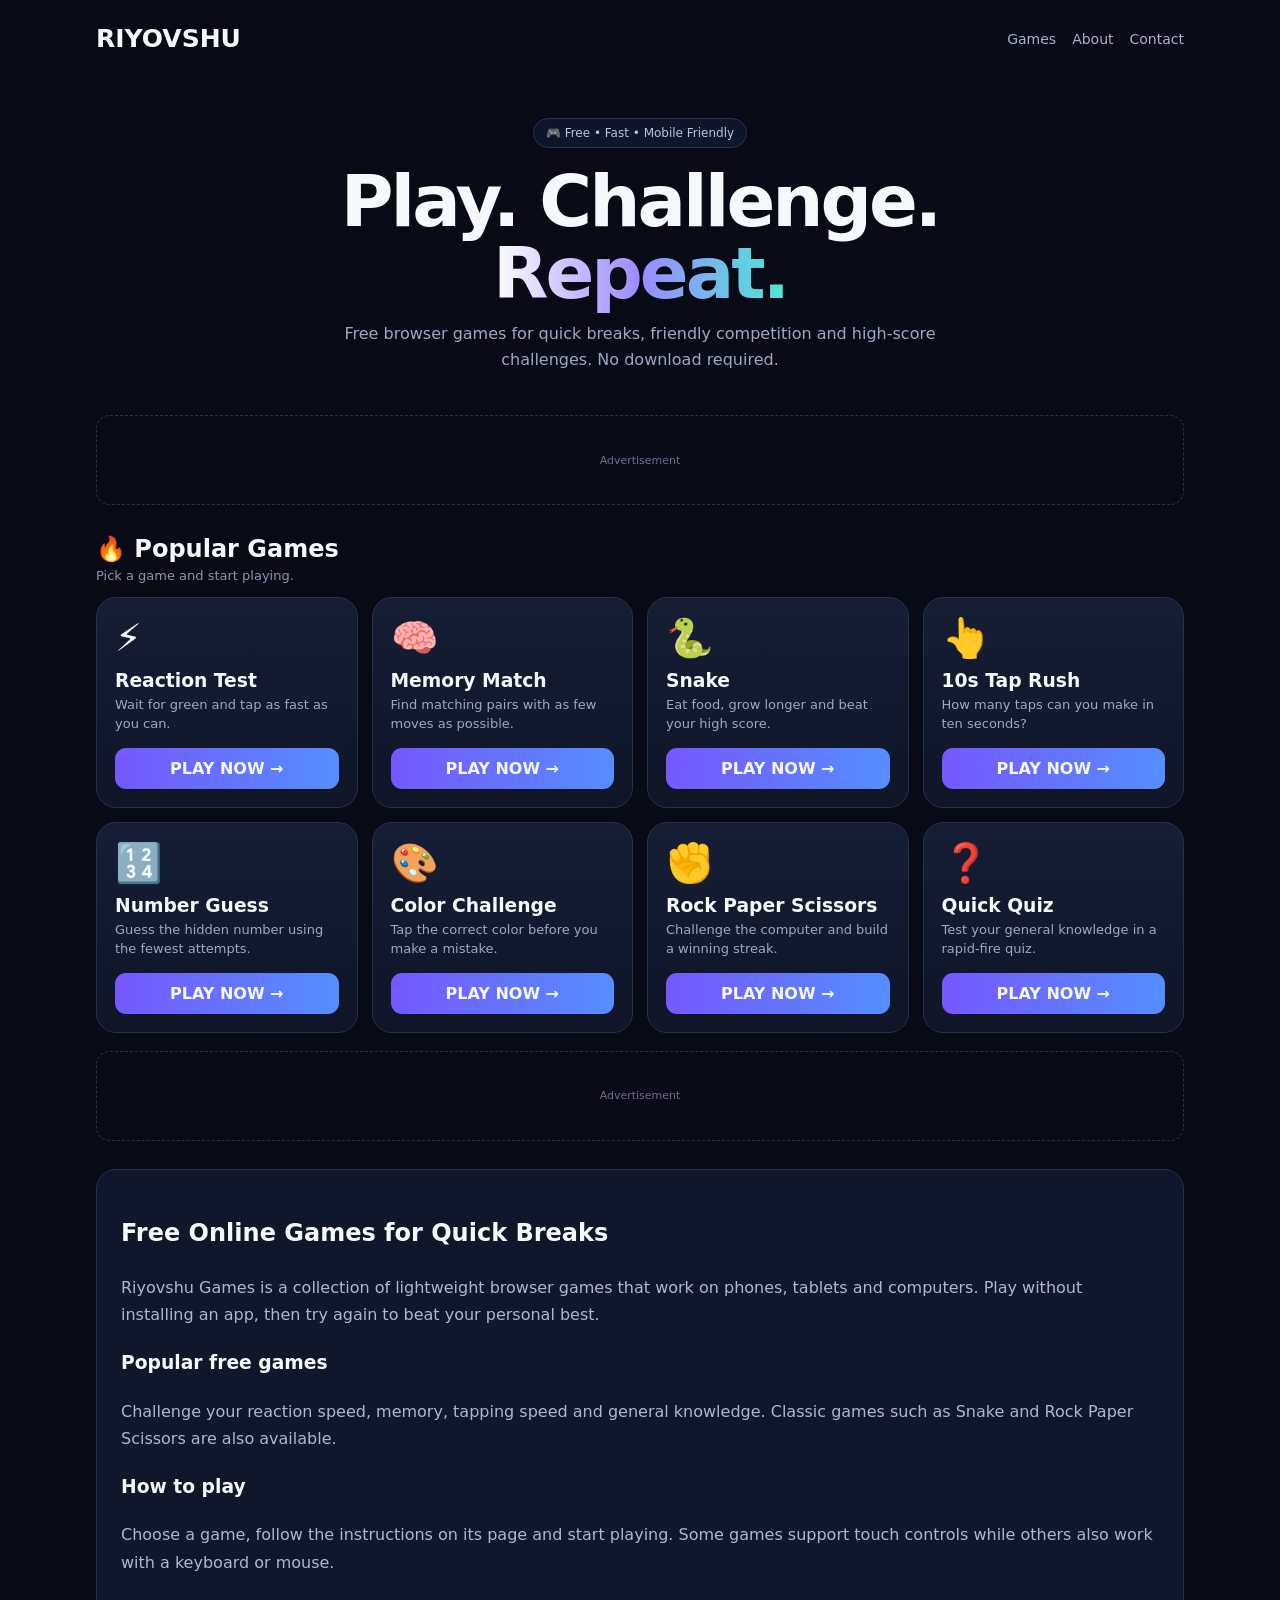
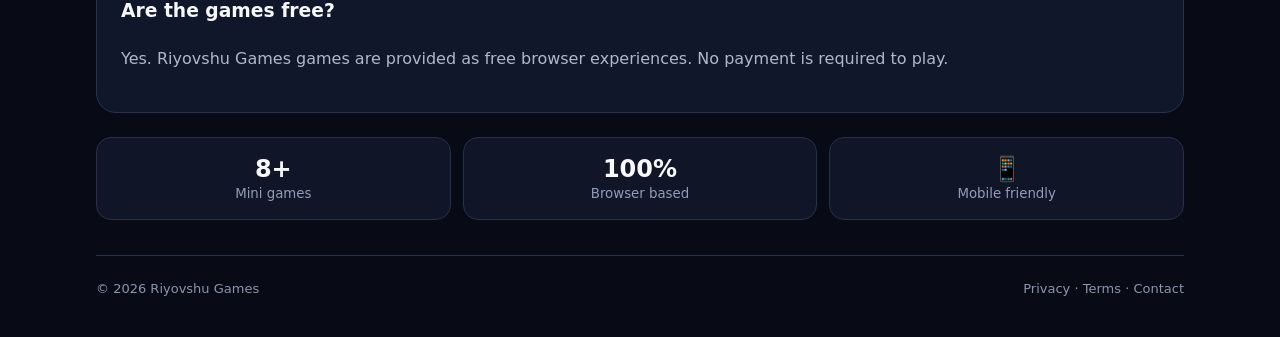
<file: index.html>
<!doctype html><html lang="en"><head><meta charset="utf-8"><meta name="viewport" content="width=device-width,initial-scale=1"><script async src="https://pagead2.googlesyndication.com/pagead/js/adsbygoogle.js?client=ca-pub-9115271810225498" crossorigin="anonymous"></script><meta name="theme-color" content="#080b16"><meta name="description" content="Play free online games on Riyovshu Games. Enjoy Reaction Test, Memory Match, Snake, Tap Rush, quizzes and more on mobile or desktop. No download required."><meta name="robots" content="index,follow,max-image-preview:large,max-snippet:-1,max-video-preview:-1">
<meta name="author" content="Riyovshu Games">
<meta property="og:type" content="website">
<meta property="og:title" content="Riyovshu Games – Free Online Games to Play">
<meta property="og:description" content="Play quick, free browser games on mobile and desktop. Challenge your score and play again.">
<meta property="og:url" content="https://shersinghrajput264-ctrl.github.io/riyovshu/">
<meta property="og:site_name" content="Riyovshu Games">
<meta name="twitter:card" content="summary">
<meta name="twitter:title" content="Riyovshu Games — Free Online Mini Games">
<meta name="twitter:description" content="Free browser games: reaction, memory, snake, tap challenge, quiz and more."><link rel="canonical" href="https://shersinghrajput264-ctrl.github.io/riyovshu/"><title>Riyovshu Games – Free Online Games to Play</title><link rel="icon" href="favicon.svg" type="image/svg+xml"><link rel="stylesheet" href="style.css">
<link rel="manifest" href="manifest.webmanifest">
<script type="application/ld+json">{"@context":"https://schema.org","@type":"ItemList","name":"Riyovshu Games","itemListElement":[{"@type":"ListItem","position":1,"name":"Reaction Test","url":"https://shersinghrajput264-ctrl.github.io/riyovshu/reaction.html"},{"@type":"ListItem","position":2,"name":"Memory Match","url":"https://shersinghrajput264-ctrl.github.io/riyovshu/memory.html"},{"@type":"ListItem","position":3,"name":"Snake","url":"https://shersinghrajput264-ctrl.github.io/riyovshu/snake.html"},{"@type":"ListItem","position":4,"name":"10s Tap Rush","url":"https://shersinghrajput264-ctrl.github.io/riyovshu/tap.html"},{"@type":"ListItem","position":5,"name":"Number Guess","url":"https://shersinghrajput264-ctrl.github.io/riyovshu/number.html"},{"@type":"ListItem","position":6,"name":"Color Challenge","url":"https://shersinghrajput264-ctrl.github.io/riyovshu/color.html"},{"@type":"ListItem","position":7,"name":"Rock Paper Scissors","url":"https://shersinghrajput264-ctrl.github.io/riyovshu/rps.html"},{"@type":"ListItem","position":8,"name":"Quick Quiz","url":"https://shersinghrajput264-ctrl.github.io/riyovshu/quiz.html"}]}</script></head><body><div class="wrap"><nav class="nav"><a class="logo" href="./">RIYOVSHU</a><div class="links"><a href="#games">Games</a><a href="about.html">About</a><a href="contact.html">Contact</a></div></nav><section class="hero"><span class="pill">🎮 Free • Fast • Mobile Friendly</span><h1>Play. Challenge. <br><span class="grad">Repeat.</span></h1><p>Free browser games for quick breaks, friendly competition and high-score challenges. No download required.</p></section><div class="ad">Advertisement</div><section id="games"><div class="head"><h2>🔥 Popular Games</h2><p>Pick a game and start playing.</p></div><div class="grid">
<a class="game" href="reaction.html"><div class="icon">⚡</div><h3>Reaction Test</h3><p>Wait for green and tap as fast as you can.</p><span class="play">PLAY NOW →</span></a>
<a class="game" href="memory.html"><div class="icon">🧠</div><h3>Memory Match</h3><p>Find matching pairs with as few moves as possible.</p><span class="play">PLAY NOW →</span></a>
<a class="game" href="snake.html"><div class="icon">🐍</div><h3>Snake</h3><p>Eat food, grow longer and beat your high score.</p><span class="play">PLAY NOW →</span></a>
<a class="game" href="tap.html"><div class="icon">👆</div><h3>10s Tap Rush</h3><p>How many taps can you make in ten seconds?</p><span class="play">PLAY NOW →</span></a>
<a class="game" href="number.html"><div class="icon">🔢</div><h3>Number Guess</h3><p>Guess the hidden number using the fewest attempts.</p><span class="play">PLAY NOW →</span></a>
<a class="game" href="color.html"><div class="icon">🎨</div><h3>Color Challenge</h3><p>Tap the correct color before you make a mistake.</p><span class="play">PLAY NOW →</span></a>
<a class="game" href="rps.html"><div class="icon">✊</div><h3>Rock Paper Scissors</h3><p>Challenge the computer and build a winning streak.</p><span class="play">PLAY NOW →</span></a>
<a class="game" href="quiz.html"><div class="icon">❓</div><h3>Quick Quiz</h3><p>Test your general knowledge in a rapid-fire quiz.</p><span class="play">PLAY NOW →</span></a>
</div></section><div class="ad">Advertisement</div><section class="box" style="margin-top:28px"><h2>Free Online Games for Quick Breaks</h2>
<p>Riyovshu Games is a collection of lightweight browser games that work on phones, tablets and computers. Play without installing an app, then try again to beat your personal best.</p>
<h3>Popular free games</h3><p>Challenge your reaction speed, memory, tapping speed and general knowledge. Classic games such as Snake and Rock Paper Scissors are also available.</p>
<h3>How to play</h3><p>Choose a game, follow the instructions on its page and start playing. Some games support touch controls while others also work with a keyboard or mouse.</p>
<h3>Are the games free?</h3><p>Yes. Riyovshu Games games are provided as free browser experiences. No payment is required to play.</p>
</section><div class="stats"><div class="stat"><b>8+</b><small>Mini games</small></div><div class="stat"><b>100%</b><small>Browser based</small></div><div class="stat"><b>📱</b><small>Mobile friendly</small></div></div><footer><span>© 2026 Riyovshu Games</span><span><a href="privacy.html">Privacy</a> · <a href="terms.html">Terms</a> · <a href="contact.html">Contact</a></span></footer></div></body></html>
</file>
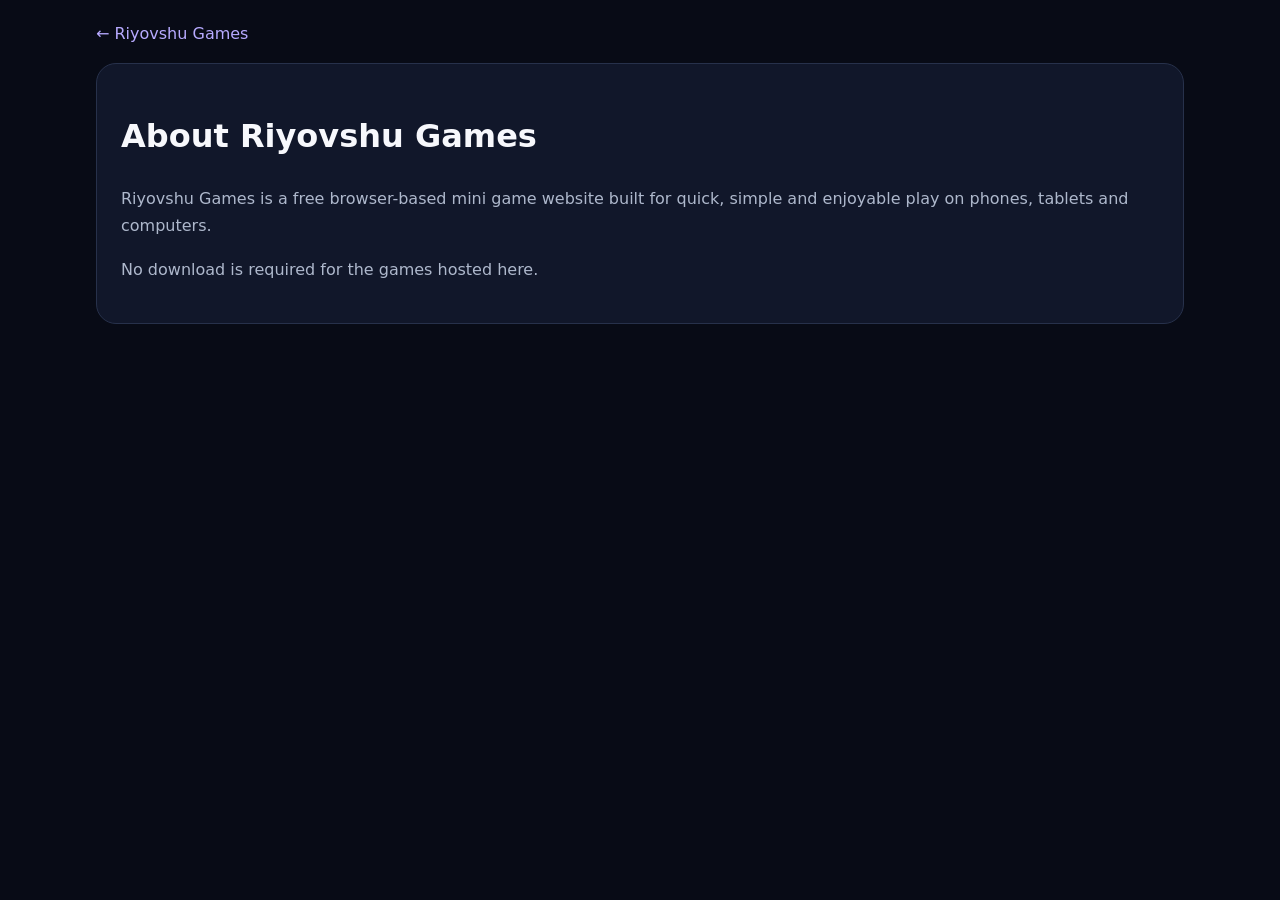
<file: about.html>
<!doctype html><html lang="en"><head><meta charset="utf-8"><meta name="viewport" content="width=device-width,initial-scale=1"><script async src="https://pagead2.googlesyndication.com/pagead/js/adsbygoogle.js?client=ca-pub-9115271810225498" crossorigin="anonymous"></script><meta name="robots" content="index,follow">
<link rel="canonical" href="https://shersinghrajput264-ctrl.github.io/riyovshu/about.html"><title>About — Riyovshu Games</title><link rel="stylesheet" href="style.css"></head><body><div class="wrap"><a class="back" href="./">← Riyovshu Games</a><div class="box"><h1>About Riyovshu Games</h1><p>Riyovshu Games is a free browser-based mini game website built for quick, simple and enjoyable play on phones, tablets and computers.</p><p>No download is required for the games hosted here.</p></div></div></body></html>
</file>
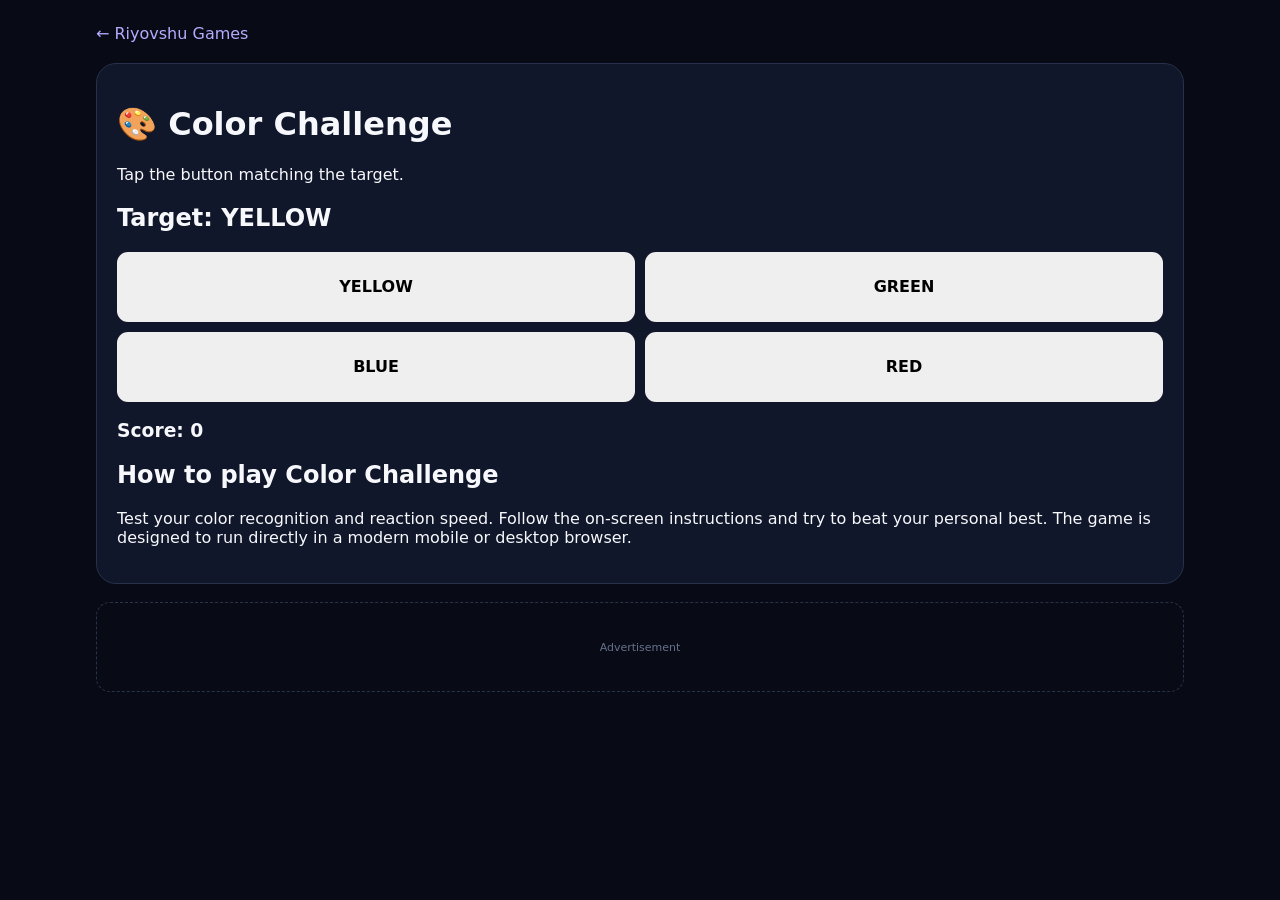
<file: color.html>
<!doctype html><html lang="en"><head><meta charset="utf-8"><meta name="viewport" content="width=device-width,initial-scale=1"><script async src="https://pagead2.googlesyndication.com/pagead/js/adsbygoogle.js?client=ca-pub-9115271810225498" crossorigin="anonymous"></script><meta name="robots" content="index,follow,max-image-preview:large,max-snippet:-1,max-video-preview:-1">
<link rel="canonical" href="https://shersinghrajput264-ctrl.github.io/riyovshu/color.html">
<meta property="og:title" content="Color Challenge — Riyovshu Games">
<meta property="og:description" content="Test your color recognition and reaction speed.">
<meta property="og:url" content="https://shersinghrajput264-ctrl.github.io/riyovshu/color.html">
<meta property="og:type" content="website"><meta name="description" content="Play Color free online on Riyovshu Games. Mobile-friendly browser game."><title>Color — Riyovshu Games</title><link rel="icon" href="../favicon.svg" type="image/svg+xml"><link rel="stylesheet" href="../style.css"><script type="application/ld+json">{"@context":"https://schema.org","@type":"BreadcrumbList","itemListElement":[{"@type":"ListItem","position":1,"name":"Riyovshu Games","item":"https://shersinghrajput264-ctrl.github.io/riyovshu/"},{"@type":"ListItem","position":2,"name":"Color Challenge","item":"https://shersinghrajput264-ctrl.github.io/riyovshu/color.html"}]}</script></head><body><div class="wrap"><a class="back" href="../">← Riyovshu Games</a><div class="gamearea"><h1>🎨 Color Challenge</h1><p>Tap the button matching the target.</p><h2 id="target"></h2><div id="c" style="display:grid;grid-template-columns:1fr 1fr;gap:10px"></div><h3 id="score">Score: 0</h3><script>let a=["RED","BLUE","GREEN","YELLOW"],sc=0;function r(){let x=a[Math.floor(Math.random()*4)];target.textContent="Target: "+x;c.innerHTML="";a.slice().sort(()=>Math.random()-.5).forEach(v=>{let b=document.createElement("button");b.className="btn";b.textContent=v;b.style.height="70px";b.onclick=()=>{sc+=v==x?1:-1;sc=Math.max(0,sc);score.textContent="Score: "+sc;r()};c.appendChild(b)})}r()</script><section style="margin-top:20px"><h2>How to play Color Challenge</h2><p>Test your color recognition and reaction speed. Follow the on-screen instructions and try to beat your personal best. The game is designed to run directly in a modern mobile or desktop browser.</p></section></div><div class="ad">Advertisement</div></div></body></html>
</file>
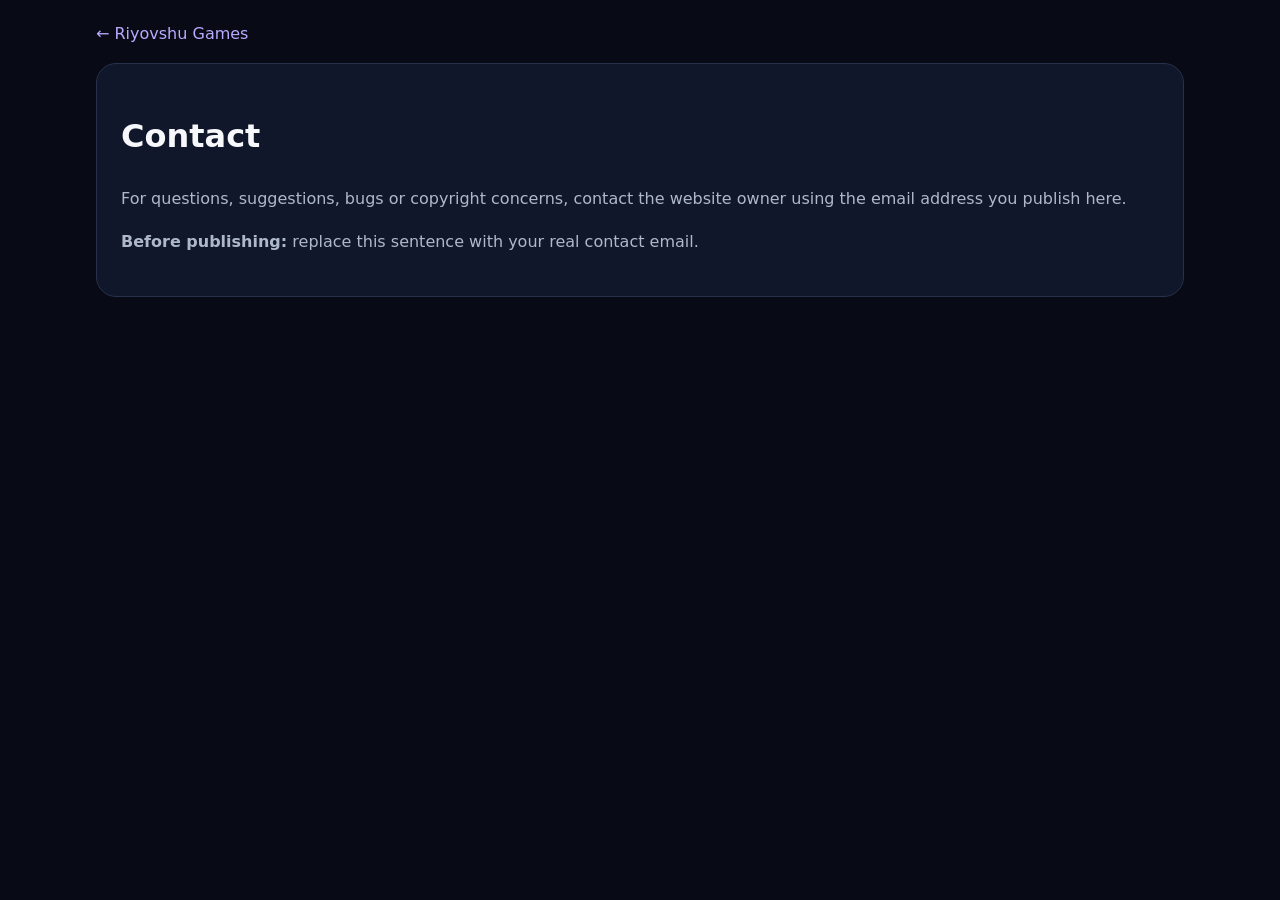
<file: contact.html>
<!doctype html><html lang="en"><head><meta charset="utf-8"><meta name="viewport" content="width=device-width,initial-scale=1"><script async src="https://pagead2.googlesyndication.com/pagead/js/adsbygoogle.js?client=ca-pub-9115271810225498" crossorigin="anonymous"></script><meta name="robots" content="index,follow">
<link rel="canonical" href="https://shersinghrajput264-ctrl.github.io/riyovshu/contact.html"><title>Contact — Riyovshu Games</title><link rel="stylesheet" href="style.css"></head><body><div class="wrap"><a class="back" href="./">← Riyovshu Games</a><div class="box"><h1>Contact</h1><p>For questions, suggestions, bugs or copyright concerns, contact the website owner using the email address you publish here.</p><p><b>Before publishing:</b> replace this sentence with your real contact email.</p></div></div></body></html>
</file>
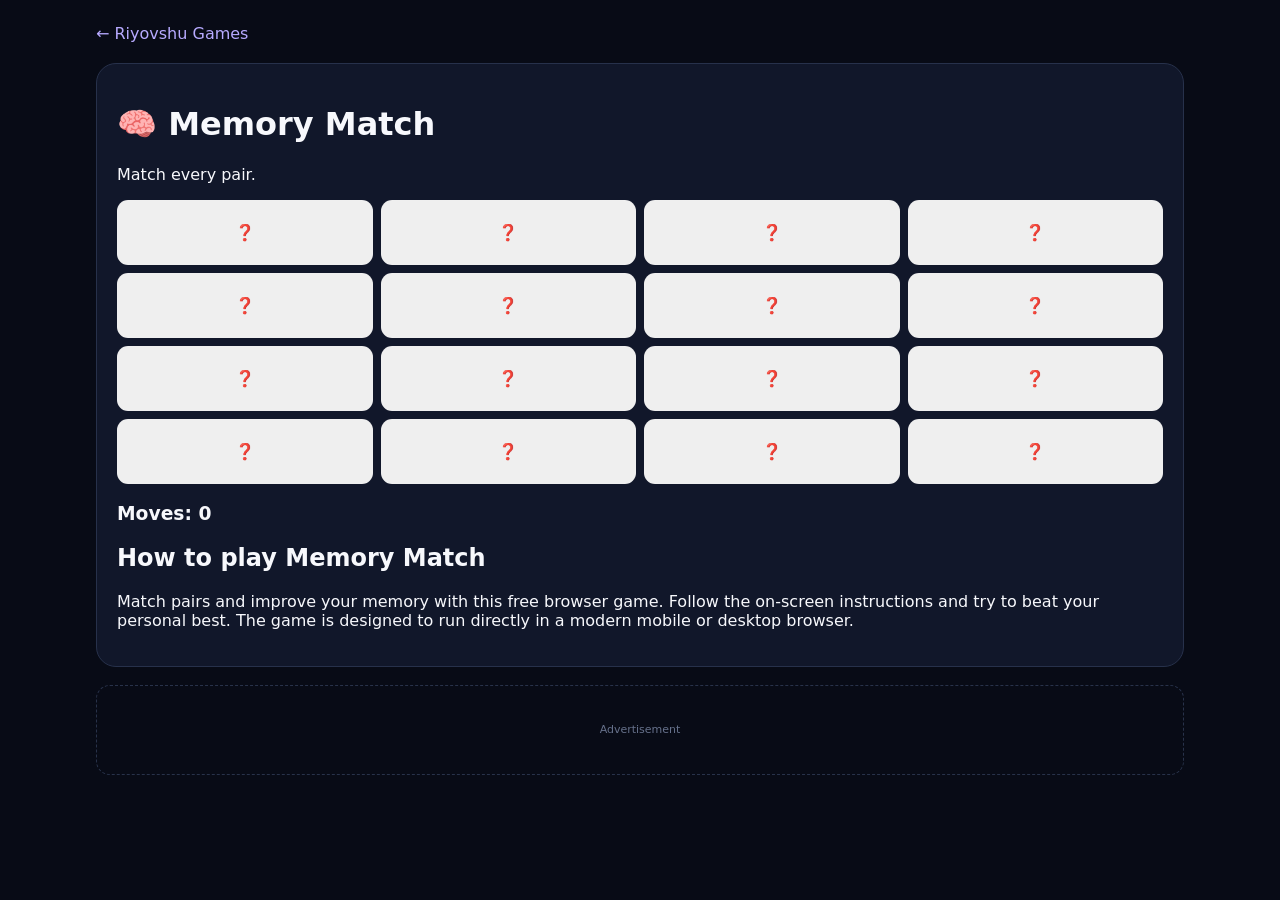
<file: memory.html>
<!doctype html><html lang="en"><head><meta charset="utf-8"><meta name="viewport" content="width=device-width,initial-scale=1"><script async src="https://pagead2.googlesyndication.com/pagead/js/adsbygoogle.js?client=ca-pub-9115271810225498" crossorigin="anonymous"></script><meta name="robots" content="index,follow,max-image-preview:large,max-snippet:-1,max-video-preview:-1">
<link rel="canonical" href="https://shersinghrajput264-ctrl.github.io/riyovshu/memory.html">
<meta property="og:title" content="Memory Match — Riyovshu Games">
<meta property="og:description" content="Match pairs and improve your memory with this free browser game.">
<meta property="og:url" content="https://shersinghrajput264-ctrl.github.io/riyovshu/memory.html">
<meta property="og:type" content="website"><meta name="description" content="Play Memory free online on Riyovshu Games. Mobile-friendly browser game."><title>Memory — Riyovshu Games</title><link rel="icon" href="../favicon.svg" type="image/svg+xml"><link rel="stylesheet" href="../style.css"><script type="application/ld+json">{"@context":"https://schema.org","@type":"BreadcrumbList","itemListElement":[{"@type":"ListItem","position":1,"name":"Riyovshu Games","item":"https://shersinghrajput264-ctrl.github.io/riyovshu/"},{"@type":"ListItem","position":2,"name":"Memory Match","item":"https://shersinghrajput264-ctrl.github.io/riyovshu/memory.html"}]}</script></head><body><div class="wrap"><a class="back" href="../">← Riyovshu Games</a><div class="gamearea"><h1>🧠 Memory Match</h1><p>Match every pair.</p><div id="b" style="display:grid;grid-template-columns:repeat(4,1fr);gap:8px"></div><h3 id="m">Moves: 0</h3><script>let V=["🍎","🍎","🚀","🚀","🐼","🐼","⭐","⭐","⚽","⚽","🎵","🎵","🔥","🔥","🌈","🌈"].sort(()=>Math.random()-.5),o=[],mv=0,done=0;V.forEach(v=>{let x=document.createElement("button");x.className="btn";x.style.height="65px";x.textContent="❓";x.onclick=()=>{if(o.length>1||x.dataset.d)return;x.textContent=v;o.push({x,v});if(o.length==2){mv++;m.textContent="Moves: "+mv;if(o[0].v==o[1].v){o.forEach(z=>z.x.dataset.d=1);done+=2;o=[];if(done==V.length)setTimeout(()=>alert("You won in "+mv+" moves!"),100)}else setTimeout(()=>{o.forEach(z=>z.x.textContent="❓");o=[]},450)}};b.appendChild(x)})</script><section style="margin-top:20px"><h2>How to play Memory Match</h2><p>Match pairs and improve your memory with this free browser game. Follow the on-screen instructions and try to beat your personal best. The game is designed to run directly in a modern mobile or desktop browser.</p></section></div><div class="ad">Advertisement</div></div></body></html>
</file>
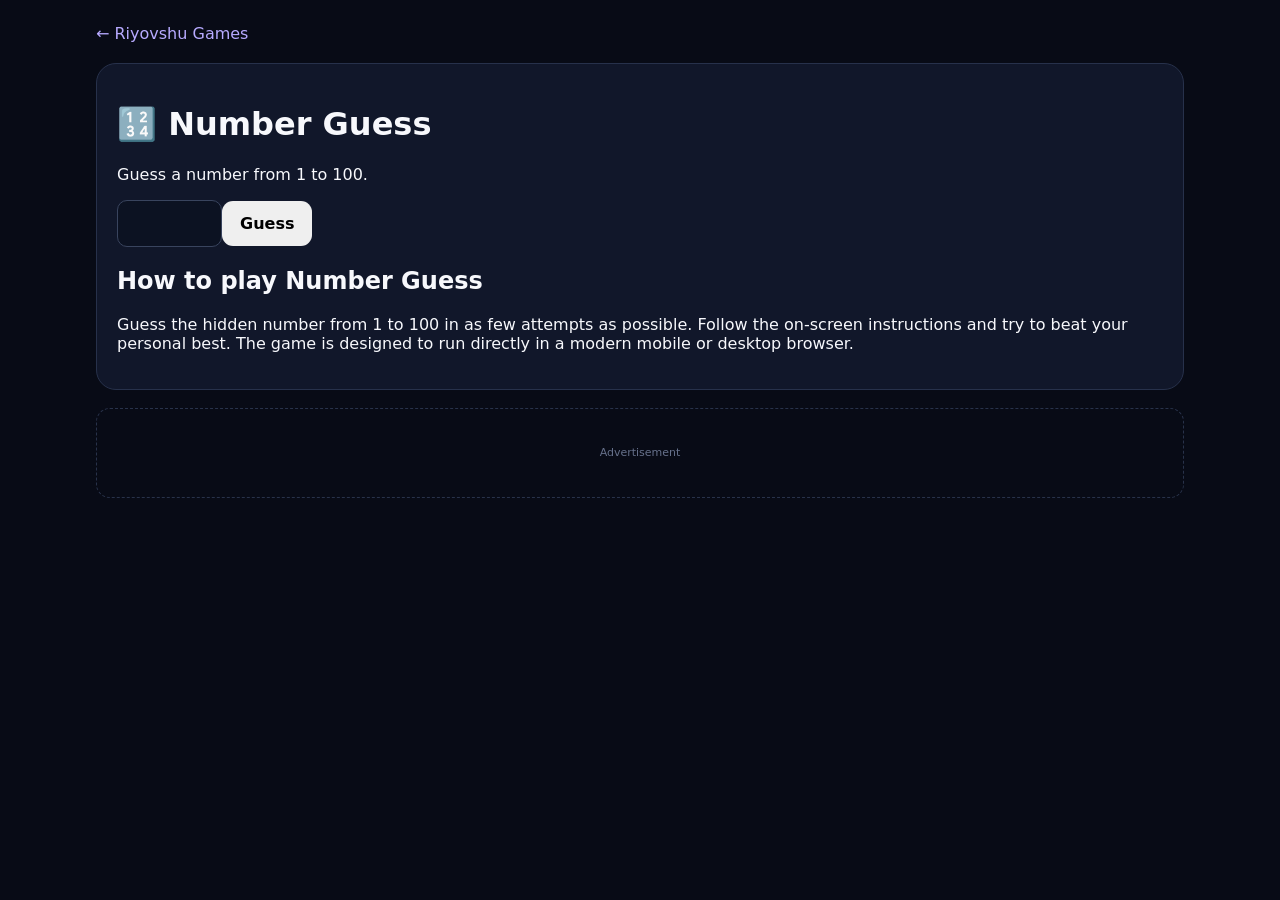
<file: number.html>
<!doctype html><html lang="en"><head><meta charset="utf-8"><meta name="viewport" content="width=device-width,initial-scale=1"><script async src="https://pagead2.googlesyndication.com/pagead/js/adsbygoogle.js?client=ca-pub-9115271810225498" crossorigin="anonymous"></script><meta name="robots" content="index,follow,max-image-preview:large,max-snippet:-1,max-video-preview:-1">
<link rel="canonical" href="https://shersinghrajput264-ctrl.github.io/riyovshu/number.html">
<meta property="og:title" content="Number Guess — Riyovshu Games">
<meta property="og:description" content="Guess the hidden number from 1 to 100 in as few attempts as possible.">
<meta property="og:url" content="https://shersinghrajput264-ctrl.github.io/riyovshu/number.html">
<meta property="og:type" content="website"><meta name="description" content="Play Number free online on Riyovshu Games. Mobile-friendly browser game."><title>Number — Riyovshu Games</title><link rel="icon" href="../favicon.svg" type="image/svg+xml"><link rel="stylesheet" href="../style.css"><script type="application/ld+json">{"@context":"https://schema.org","@type":"BreadcrumbList","itemListElement":[{"@type":"ListItem","position":1,"name":"Riyovshu Games","item":"https://shersinghrajput264-ctrl.github.io/riyovshu/"},{"@type":"ListItem","position":2,"name":"Number Guess","item":"https://shersinghrajput264-ctrl.github.io/riyovshu/number.html"}]}</script></head><body><div class="wrap"><a class="back" href="../">← Riyovshu Games</a><div class="gamearea"><h1>🔢 Number Guess</h1><p>Guess a number from 1 to 100.</p><input id="i" class="input" type="number" min="1" max="100"><button id="go" class="btn">Guess</button><h3 id="o"></h3><script>let x=Math.floor(Math.random()*100)+1,n=0;go.onclick=()=>{let v=+i.value;if(v<1||v>100)return;o.textContent=++n+" attempts — "+(v==x?"🎉 Correct!":"Try "+(v<x?"higher.":"lower."));if(v==x){x=Math.floor(Math.random()*100)+1;n=0}}</script><section style="margin-top:20px"><h2>How to play Number Guess</h2><p>Guess the hidden number from 1 to 100 in as few attempts as possible. Follow the on-screen instructions and try to beat your personal best. The game is designed to run directly in a modern mobile or desktop browser.</p></section></div><div class="ad">Advertisement</div></div></body></html>
</file>
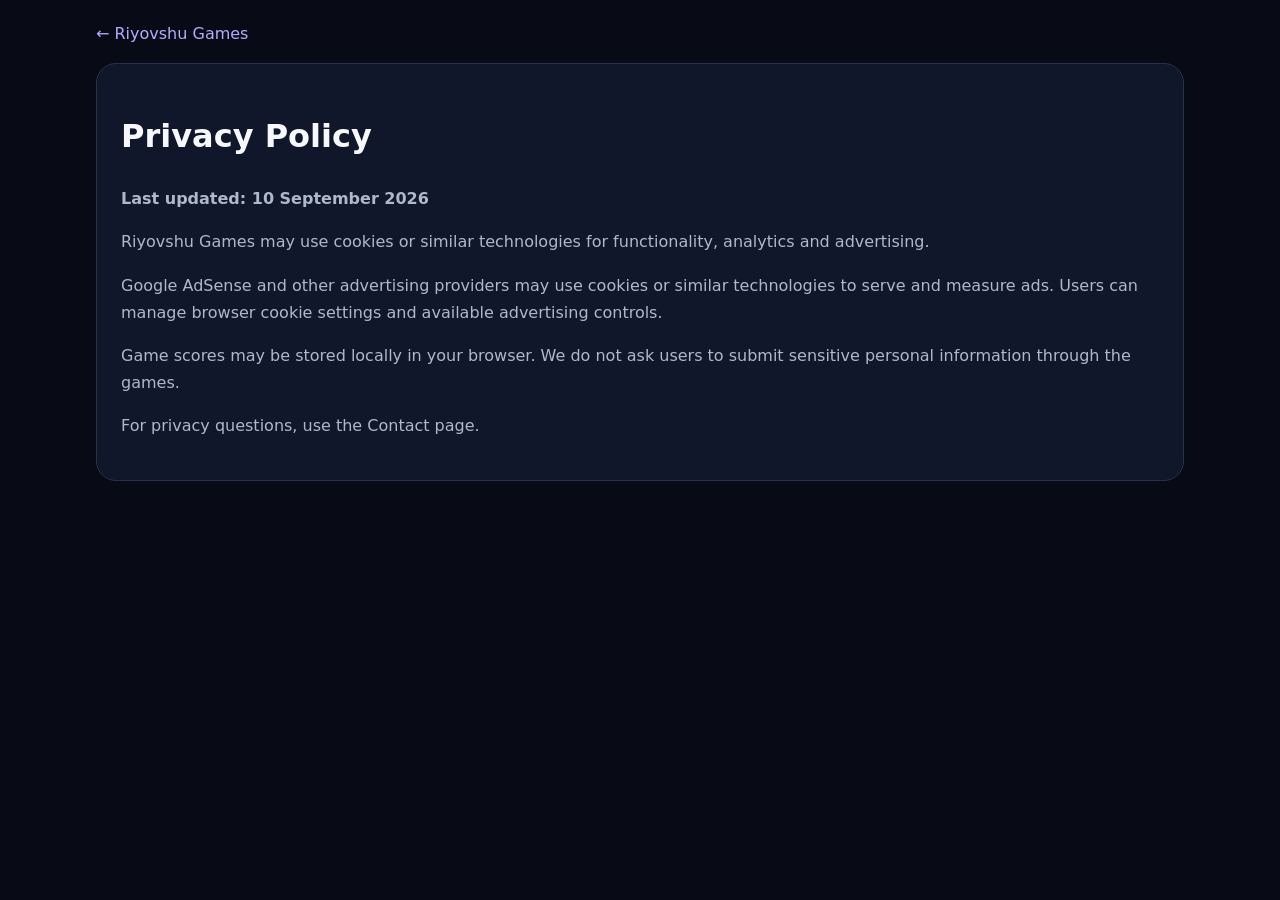
<file: privacy.html>
<!doctype html><html lang="en"><head><meta charset="utf-8"><meta name="viewport" content="width=device-width,initial-scale=1"><script async src="https://pagead2.googlesyndication.com/pagead/js/adsbygoogle.js?client=ca-pub-9115271810225498" crossorigin="anonymous"></script><meta name="robots" content="index,follow">
<link rel="canonical" href="https://shersinghrajput264-ctrl.github.io/riyovshu/privacy.html"><title>Privacy — Riyovshu Games</title><link rel="stylesheet" href="style.css"></head><body><div class="wrap"><a class="back" href="./">← Riyovshu Games</a><div class="box"><h1>Privacy Policy</h1><p><b>Last updated: 10 September 2026</b></p><p>Riyovshu Games may use cookies or similar technologies for functionality, analytics and advertising.</p><p>Google AdSense and other advertising providers may use cookies or similar technologies to serve and measure ads. Users can manage browser cookie settings and available advertising controls.</p><p>Game scores may be stored locally in your browser. We do not ask users to submit sensitive personal information through the games.</p><p>For privacy questions, use the Contact page.</p></div></div></body></html>
</file>
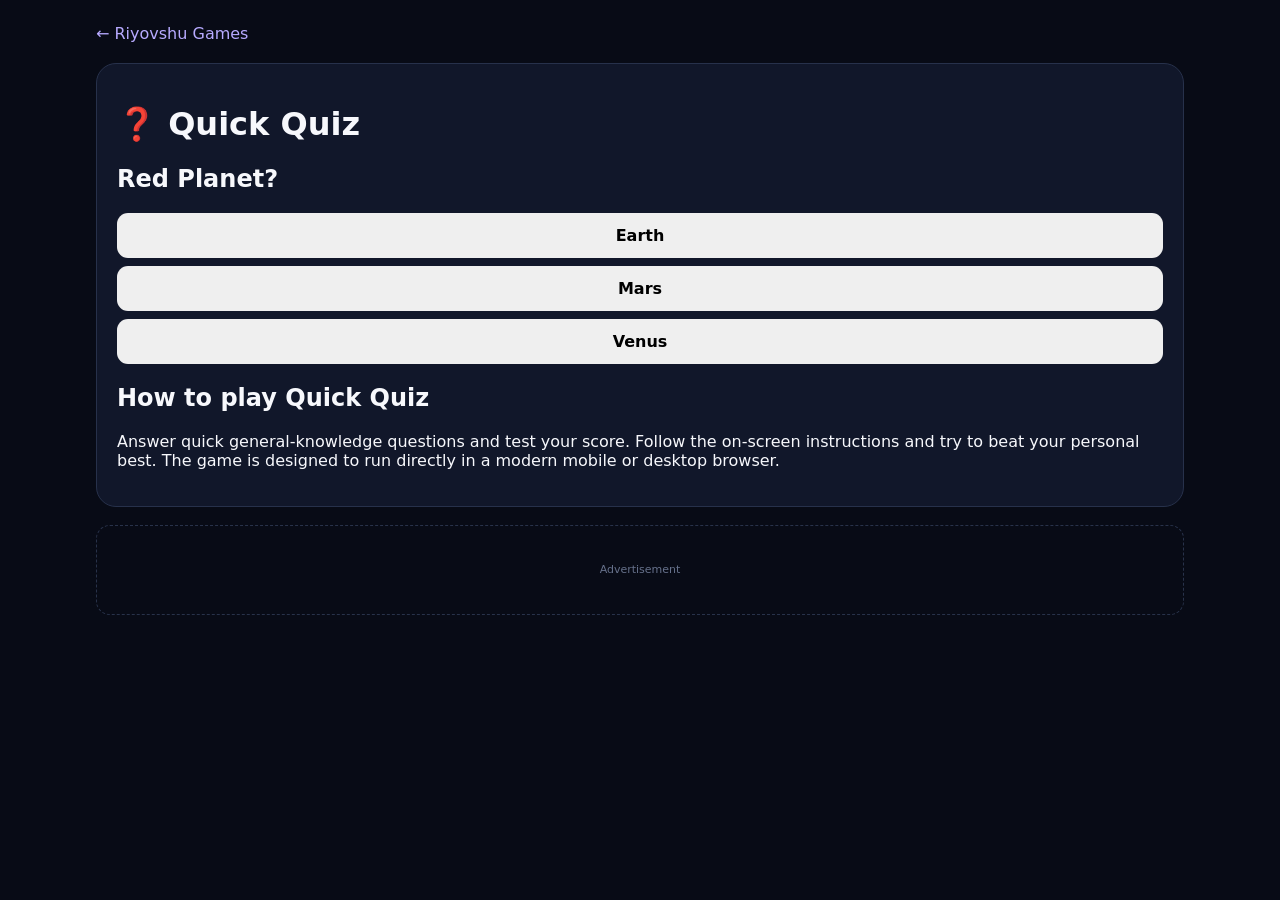
<file: quiz.html>
<!doctype html><html lang="en"><head><meta charset="utf-8"><meta name="viewport" content="width=device-width,initial-scale=1"><script async src="https://pagead2.googlesyndication.com/pagead/js/adsbygoogle.js?client=ca-pub-9115271810225498" crossorigin="anonymous"></script><meta name="robots" content="index,follow,max-image-preview:large,max-snippet:-1,max-video-preview:-1">
<link rel="canonical" href="https://shersinghrajput264-ctrl.github.io/riyovshu/quiz.html">
<meta property="og:title" content="Quick Quiz — Riyovshu Games">
<meta property="og:description" content="Answer quick general-knowledge questions and test your score.">
<meta property="og:url" content="https://shersinghrajput264-ctrl.github.io/riyovshu/quiz.html">
<meta property="og:type" content="website"><meta name="description" content="Play Quiz free online on Riyovshu Games. Mobile-friendly browser game."><title>Quiz — Riyovshu Games</title><link rel="icon" href="../favicon.svg" type="image/svg+xml"><link rel="stylesheet" href="../style.css"><script type="application/ld+json">{"@context":"https://schema.org","@type":"BreadcrumbList","itemListElement":[{"@type":"ListItem","position":1,"name":"Riyovshu Games","item":"https://shersinghrajput264-ctrl.github.io/riyovshu/"},{"@type":"ListItem","position":2,"name":"Quick Quiz","item":"https://shersinghrajput264-ctrl.github.io/riyovshu/quiz.html"}]}</script></head><body><div class="wrap"><a class="back" href="../">← Riyovshu Games</a><div class="gamearea"><h1>❓ Quick Quiz</h1><div id="q"></div><script>let A=[["Red Planet?",["Earth","Mars","Venus"],"Mars"],["Days in a week?",["5","7","10"],"7"],["9 × 9?",["72","81","99"],"81"],["Largest ocean?",["Atlantic","Indian","Pacific"],"Pacific"]],i=0,s=0;function show(){if(i==A.length){q.innerHTML="<h2>Finished: "+s+"/"+A.length+" 🎉</h2><button class=btn onclick=location.reload()>Play Again</button>";return}let a=A[i];q.innerHTML="<h2>"+a[0]+"</h2>";a[1].forEach(v=>{let b=document.createElement("button");b.className="btn";b.style="display:block;width:100%;margin:8px 0";b.textContent=v;b.onclick=()=>{if(v==a[2])s++;i++;show()};q.appendChild(b)})}show()</script><section style="margin-top:20px"><h2>How to play Quick Quiz</h2><p>Answer quick general-knowledge questions and test your score. Follow the on-screen instructions and try to beat your personal best. The game is designed to run directly in a modern mobile or desktop browser.</p></section></div><div class="ad">Advertisement</div></div></body></html>
</file>
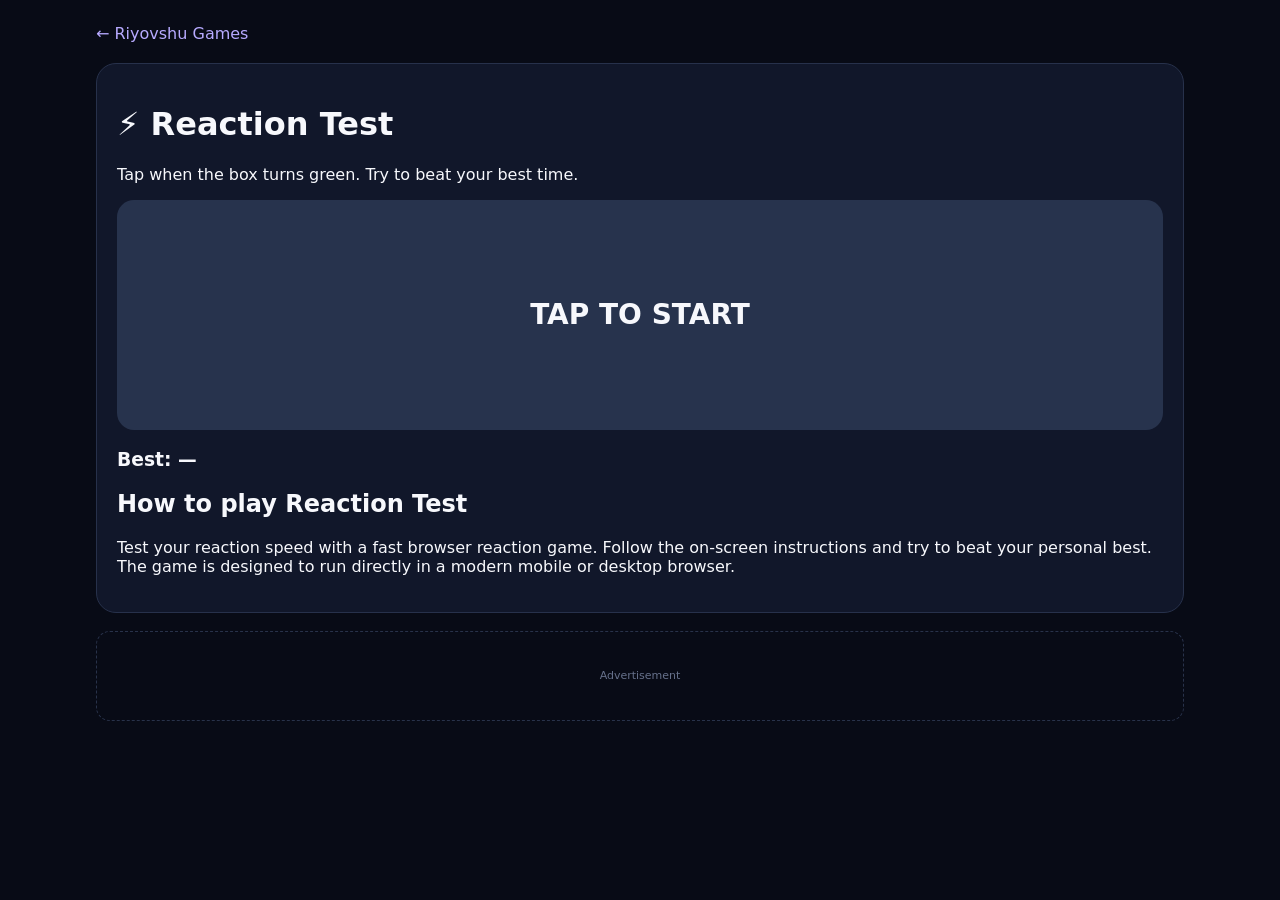
<file: reaction.html>
<!doctype html><html lang="en"><head><meta charset="utf-8"><meta name="viewport" content="width=device-width,initial-scale=1"><script async src="https://pagead2.googlesyndication.com/pagead/js/adsbygoogle.js?client=ca-pub-9115271810225498" crossorigin="anonymous"></script><meta name="robots" content="index,follow,max-image-preview:large,max-snippet:-1,max-video-preview:-1">
<link rel="canonical" href="https://shersinghrajput264-ctrl.github.io/riyovshu/reaction.html">
<meta property="og:title" content="Reaction Test — Riyovshu Games">
<meta property="og:description" content="Test your reaction speed with a fast browser reaction game.">
<meta property="og:url" content="https://shersinghrajput264-ctrl.github.io/riyovshu/reaction.html">
<meta property="og:type" content="website"><meta name="description" content="Play Reaction free online on Riyovshu Games. Mobile-friendly browser game."><title>Reaction — Riyovshu Games</title><link rel="icon" href="../favicon.svg" type="image/svg+xml"><link rel="stylesheet" href="../style.css"><script type="application/ld+json">{"@context":"https://schema.org","@type":"BreadcrumbList","itemListElement":[{"@type":"ListItem","position":1,"name":"Riyovshu Games","item":"https://shersinghrajput264-ctrl.github.io/riyovshu/"},{"@type":"ListItem","position":2,"name":"Reaction Test","item":"https://shersinghrajput264-ctrl.github.io/riyovshu/reaction.html"}]}</script></head><body><div class="wrap"><a class="back" href="../">← Riyovshu Games</a><div class="gamearea"><h1>⚡ Reaction Test</h1><p>Tap when the box turns green. Try to beat your best time.</p><div id="g" class="big" style="background:#27334d;display:grid;place-items:center">TAP TO START</div><h3 id="o">Best: —</h3><script>let s=0,t,start=0,b=localStorage.rb?Number(localStorage.rb):null;g.onclick=()=>{if(s==0){s=1;g.textContent="WAIT...";t=setTimeout(()=>{s=2;g.style.background="#16a085";g.textContent="TAP NOW";start=performance.now()},700+Math.random()*2800)}else if(s==1){clearTimeout(t);s=0;g.textContent="TOO EARLY — RETRY";g.style.background="#27334d"}else{let ms=Math.round(performance.now()-start);b=b?Math.min(b,ms):ms;localStorage.rb=b;o.textContent="Last: "+ms+" ms • Best: "+b+" ms";s=0;g.textContent="TAP TO PLAY";g.style.background="#27334d"}}</script><section style="margin-top:20px"><h2>How to play Reaction Test</h2><p>Test your reaction speed with a fast browser reaction game. Follow the on-screen instructions and try to beat your personal best. The game is designed to run directly in a modern mobile or desktop browser.</p></section></div><div class="ad">Advertisement</div></div></body></html>
</file>
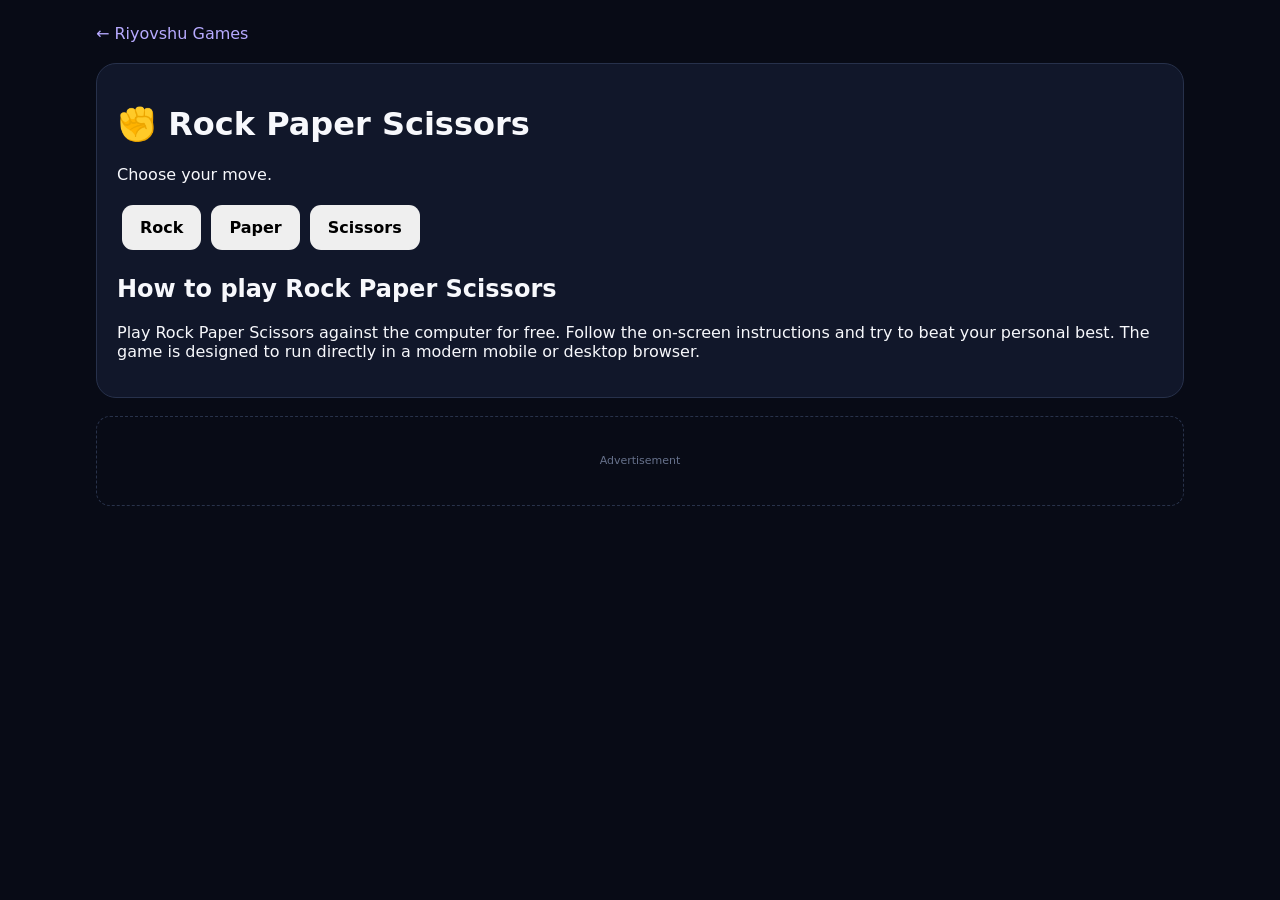
<file: rps.html>
<!doctype html><html lang="en"><head><meta charset="utf-8"><meta name="viewport" content="width=device-width,initial-scale=1"><script async src="https://pagead2.googlesyndication.com/pagead/js/adsbygoogle.js?client=ca-pub-9115271810225498" crossorigin="anonymous"></script><meta name="robots" content="index,follow,max-image-preview:large,max-snippet:-1,max-video-preview:-1">
<link rel="canonical" href="https://shersinghrajput264-ctrl.github.io/riyovshu/rps.html">
<meta property="og:title" content="Rock Paper Scissors — Riyovshu Games">
<meta property="og:description" content="Play Rock Paper Scissors against the computer for free.">
<meta property="og:url" content="https://shersinghrajput264-ctrl.github.io/riyovshu/rps.html">
<meta property="og:type" content="website"><meta name="description" content="Play Rps free online on Riyovshu Games. Mobile-friendly browser game."><title>Rps — Riyovshu Games</title><link rel="icon" href="../favicon.svg" type="image/svg+xml"><link rel="stylesheet" href="../style.css"><script type="application/ld+json">{"@context":"https://schema.org","@type":"BreadcrumbList","itemListElement":[{"@type":"ListItem","position":1,"name":"Riyovshu Games","item":"https://shersinghrajput264-ctrl.github.io/riyovshu/"},{"@type":"ListItem","position":2,"name":"Rock Paper Scissors","item":"https://shersinghrajput264-ctrl.github.io/riyovshu/rps.html"}]}</script></head><body><div class="wrap"><a class="back" href="../">← Riyovshu Games</a><div class="gamearea"><h1>✊ Rock Paper Scissors</h1><p>Choose your move.</p><div id="c"></div><h2 id="o"></h2><script>["Rock","Paper","Scissors"].forEach(m=>{let b=document.createElement("button");b.className="btn";b.textContent=m;b.style.margin="5px";b.onclick=()=>{let q=["Rock","Paper","Scissors"][Math.floor(Math.random()*3)],w=m==q?"Draw":((m=="Rock"&&q=="Scissors")||(m=="Paper"&&q=="Rock")||(m=="Scissors"&&q=="Paper")?"You win!":"Computer wins!");o.textContent="You: "+m+" • Computer: "+q+" • "+w};c.appendChild(b)})</script><section style="margin-top:20px"><h2>How to play Rock Paper Scissors</h2><p>Play Rock Paper Scissors against the computer for free. Follow the on-screen instructions and try to beat your personal best. The game is designed to run directly in a modern mobile or desktop browser.</p></section></div><div class="ad">Advertisement</div></div></body></html>
</file>
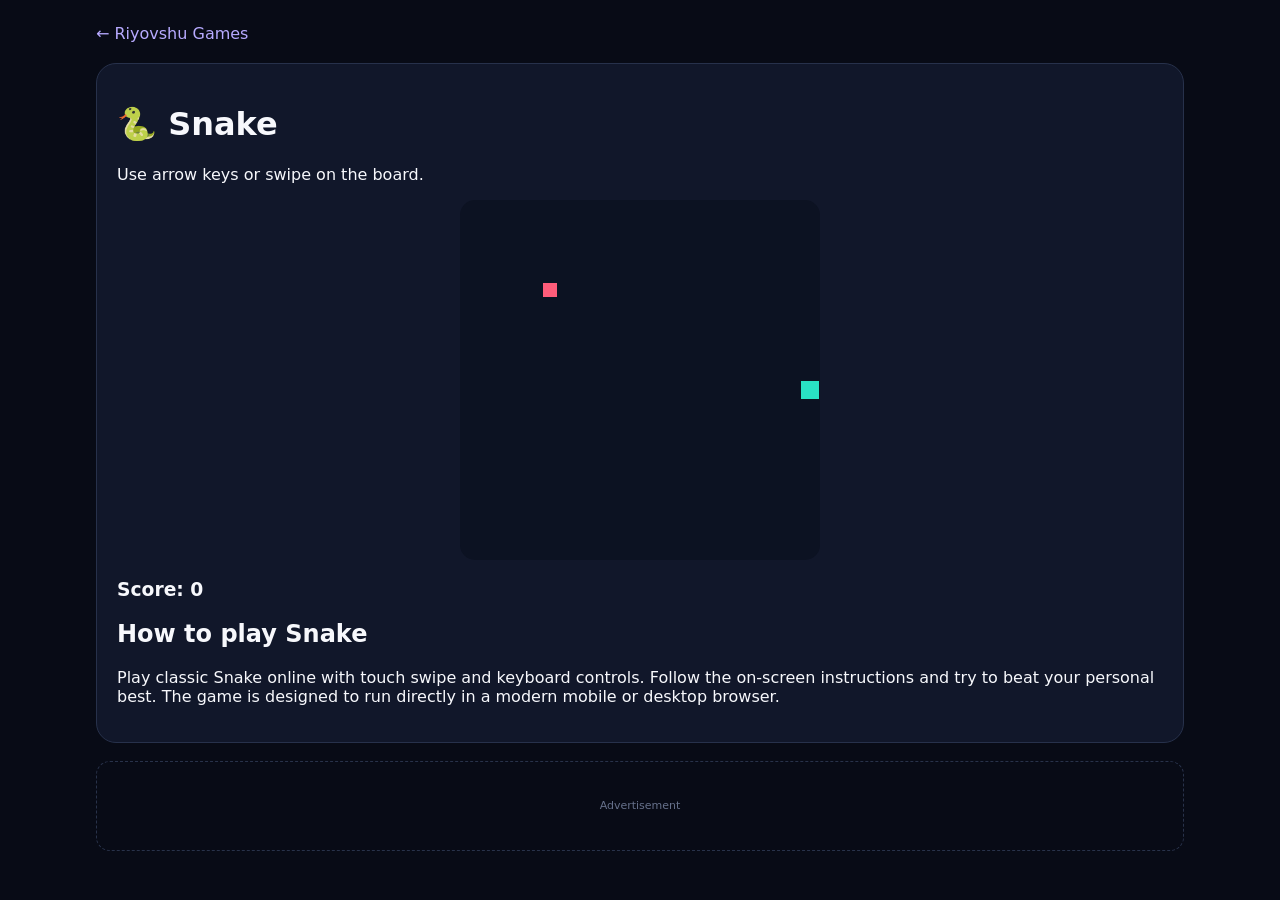
<file: snake.html>
<!doctype html><html lang="en"><head><meta charset="utf-8"><meta name="viewport" content="width=device-width,initial-scale=1"><script async src="https://pagead2.googlesyndication.com/pagead/js/adsbygoogle.js?client=ca-pub-9115271810225498" crossorigin="anonymous"></script><meta name="robots" content="index,follow,max-image-preview:large,max-snippet:-1,max-video-preview:-1">
<link rel="canonical" href="https://shersinghrajput264-ctrl.github.io/riyovshu/snake.html">
<meta property="og:title" content="Snake — Riyovshu Games">
<meta property="og:description" content="Play classic Snake online with touch swipe and keyboard controls.">
<meta property="og:url" content="https://shersinghrajput264-ctrl.github.io/riyovshu/snake.html">
<meta property="og:type" content="website"><meta name="description" content="Play Snake free online on Riyovshu Games. Mobile-friendly browser game."><title>Snake — Riyovshu Games</title><link rel="icon" href="../favicon.svg" type="image/svg+xml"><link rel="stylesheet" href="../style.css"><script type="application/ld+json">{"@context":"https://schema.org","@type":"BreadcrumbList","itemListElement":[{"@type":"ListItem","position":1,"name":"Riyovshu Games","item":"https://shersinghrajput264-ctrl.github.io/riyovshu/"},{"@type":"ListItem","position":2,"name":"Snake","item":"https://shersinghrajput264-ctrl.github.io/riyovshu/snake.html"}]}</script></head><body><div class="wrap"><a class="back" href="../">← Riyovshu Games</a><div class="gamearea"><h1>🐍 Snake</h1><p>Use arrow keys or swipe on the board.</p><canvas id="cv" width="360" height="360"></canvas><h3>Score: <span id="sc">0</span></h3><script>let c=cv,x=c.getContext("2d"),N=18,S=20,s=[[9,9]],d=[1,0],f=[4,4],score=0;function nf(){do f=[Math.random()*N|0,Math.random()*N|0];while(s.some(p=>p[0]==f[0]&&p[1]==f[1]))}document.onkeydown=e=>{if(e.key=="ArrowUp"&&d[1]!=1)d=[0,-1];if(e.key=="ArrowDown"&&d[1]!=-1)d=[0,1];if(e.key=="ArrowLeft"&&d[0]!=1)d=[-1,0];if(e.key=="ArrowRight"&&d[0]!=-1)d=[1,0]};let sx,sy;cv.ontouchstart=e=>{sx=e.touches[0].clientX;sy=e.touches[0].clientY};cv.ontouchend=e=>{let X=e.changedTouches[0].clientX-sx,Y=e.changedTouches[0].clientY-sy;if(Math.abs(X)>Math.abs(Y))d=X>0?[1,0]:[-1,0];else d=Y>0?[0,1]:[0,-1]};setInterval(()=>{let h=[s[0][0]+d[0],s[0][1]+d[1]];if(h[0]<0||h[1]<0||h[0]>=N||h[1]>=N||s.some(p=>p[0]==h[0]&&p[1]==h[1])){s=[[9,9]];d=[1,0];score=0;sc.textContent=0;nf();return}s.unshift(h);if(h[0]==f[0]&&h[1]==f[1]){score++;sc.textContent=score;nf()}else s.pop();x.clearRect(0,0,360,360);x.fillStyle="#29e0c5";s.forEach(p=>x.fillRect(p[0]*S+1,p[1]*S+1,S-2,S-2));x.fillStyle="#ff5c7a";x.fillRect(f[0]*S+3,f[1]*S+3,S-6,S-6)},130)</script><section style="margin-top:20px"><h2>How to play Snake</h2><p>Play classic Snake online with touch swipe and keyboard controls. Follow the on-screen instructions and try to beat your personal best. The game is designed to run directly in a modern mobile or desktop browser.</p></section></div><div class="ad">Advertisement</div></div></body></html>
</file>
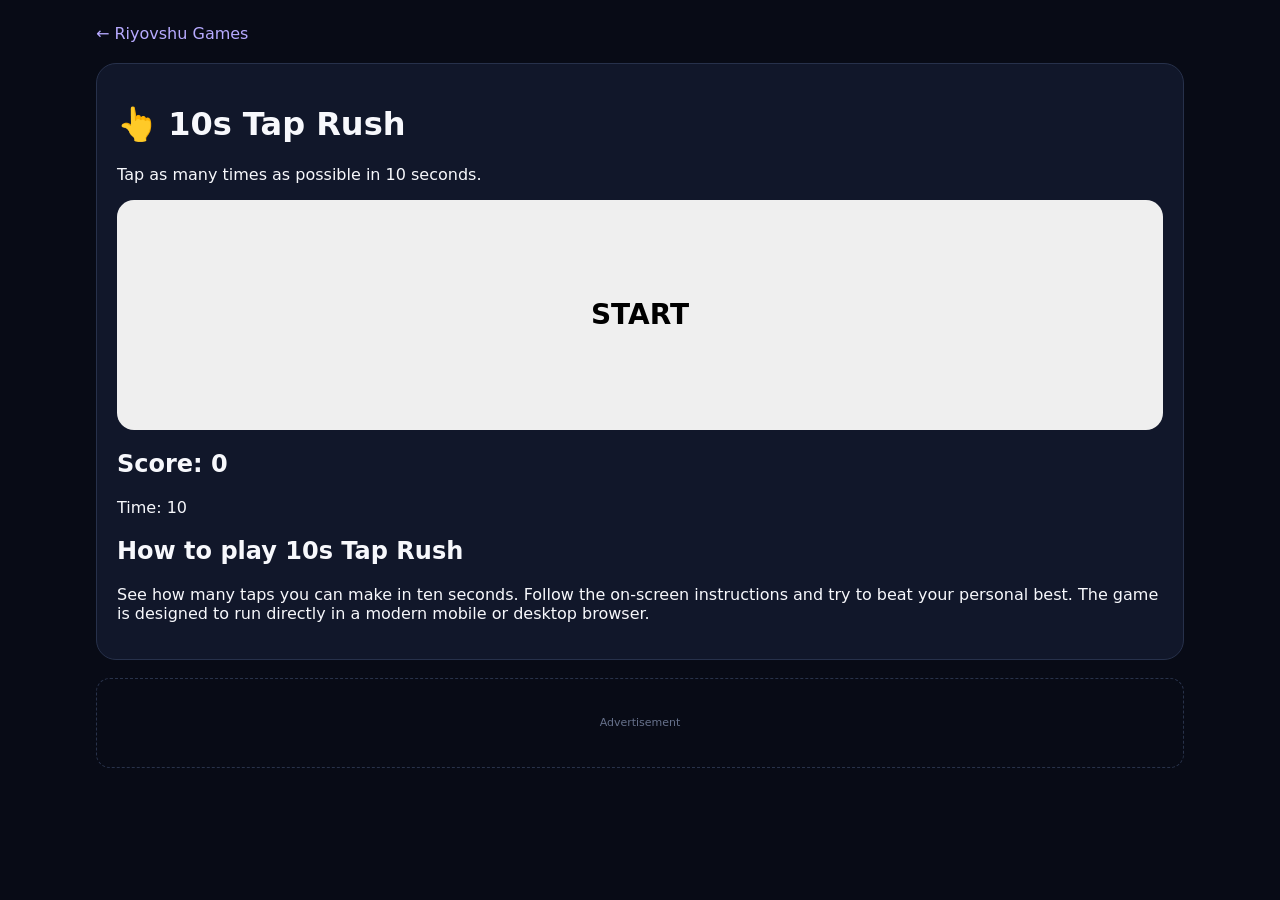
<file: tap.html>
<!doctype html><html lang="en"><head><meta charset="utf-8"><meta name="viewport" content="width=device-width,initial-scale=1"><script async src="https://pagead2.googlesyndication.com/pagead/js/adsbygoogle.js?client=ca-pub-9115271810225498" crossorigin="anonymous"></script><meta name="robots" content="index,follow,max-image-preview:large,max-snippet:-1,max-video-preview:-1">
<link rel="canonical" href="https://shersinghrajput264-ctrl.github.io/riyovshu/tap.html">
<meta property="og:title" content="10s Tap Rush — Riyovshu Games">
<meta property="og:description" content="See how many taps you can make in ten seconds.">
<meta property="og:url" content="https://shersinghrajput264-ctrl.github.io/riyovshu/tap.html">
<meta property="og:type" content="website"><meta name="description" content="Play Tap free online on Riyovshu Games. Mobile-friendly browser game."><title>Tap — Riyovshu Games</title><link rel="icon" href="../favicon.svg" type="image/svg+xml"><link rel="stylesheet" href="../style.css"><script type="application/ld+json">{"@context":"https://schema.org","@type":"BreadcrumbList","itemListElement":[{"@type":"ListItem","position":1,"name":"Riyovshu Games","item":"https://shersinghrajput264-ctrl.github.io/riyovshu/"},{"@type":"ListItem","position":2,"name":"10s Tap Rush","item":"https://shersinghrajput264-ctrl.github.io/riyovshu/tap.html"}]}</script></head><body><div class="wrap"><a class="back" href="../">← Riyovshu Games</a><div class="gamearea"><h1>👆 10s Tap Rush</h1><p>Tap as many times as possible in 10 seconds.</p><button id="b" class="big">START</button><h2 id="s">Score: 0</h2><p id="t">Time: 10</p><script>let n=0,z=10,run=0,iv;b.onclick=()=>{if(run){n++;s.textContent="Score: "+n}else{n=0;z=10;run=1;b.textContent="TAP!";iv=setInterval(()=>{z--;t.textContent="Time: "+z;if(z<=0){clearInterval(iv);run=0;b.textContent="PLAY AGAIN";s.textContent="Final score: "+n}},1000)}};</script><section style="margin-top:20px"><h2>How to play 10s Tap Rush</h2><p>See how many taps you can make in ten seconds. Follow the on-screen instructions and try to beat your personal best. The game is designed to run directly in a modern mobile or desktop browser.</p></section></div><div class="ad">Advertisement</div></div></body></html>
</file>
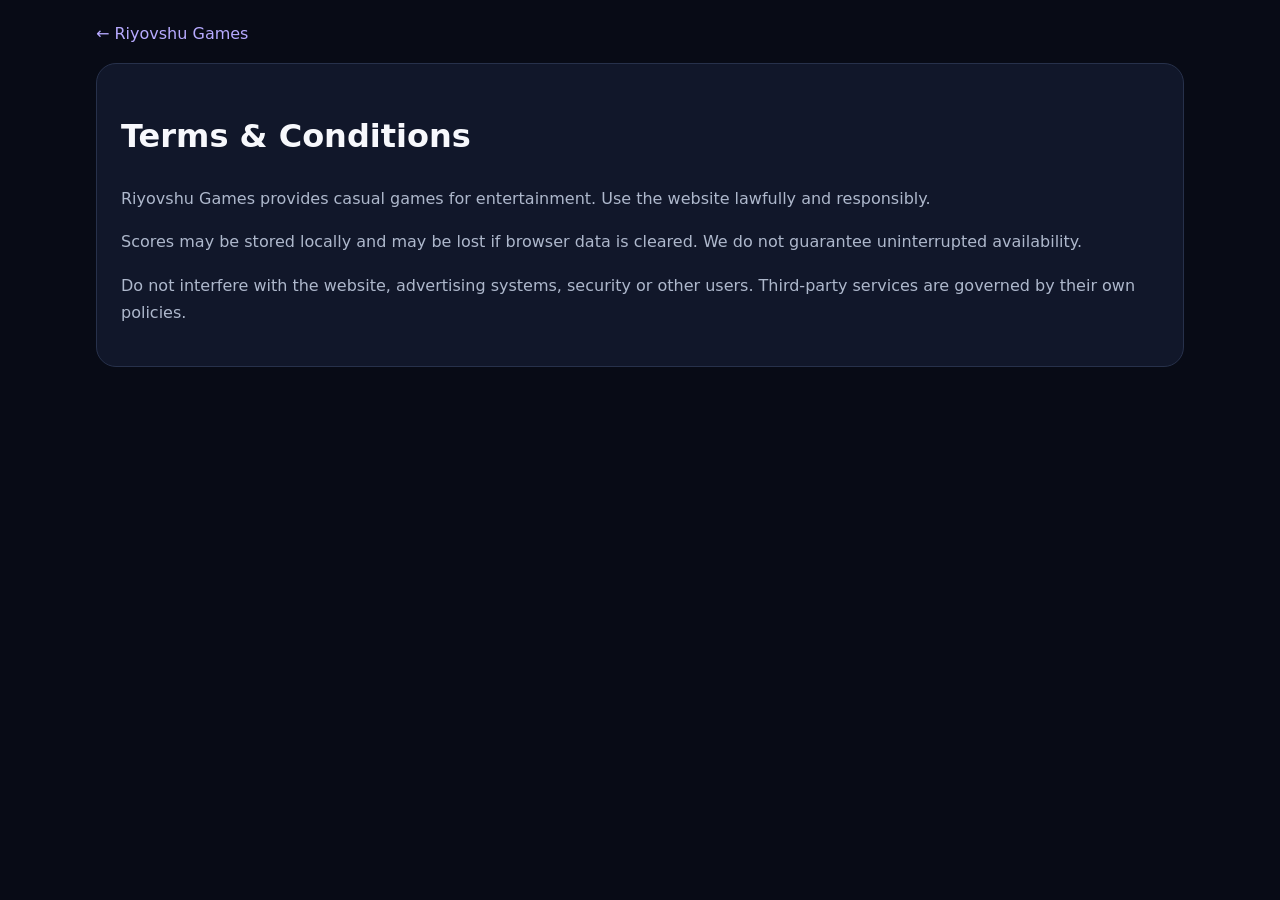
<file: terms.html>
<!doctype html><html lang="en"><head><meta charset="utf-8"><meta name="viewport" content="width=device-width,initial-scale=1"><script async src="https://pagead2.googlesyndication.com/pagead/js/adsbygoogle.js?client=ca-pub-9115271810225498" crossorigin="anonymous"></script><meta name="robots" content="index,follow">
<link rel="canonical" href="https://shersinghrajput264-ctrl.github.io/riyovshu/terms.html"><title>Terms — Riyovshu Games</title><link rel="stylesheet" href="style.css"></head><body><div class="wrap"><a class="back" href="./">← Riyovshu Games</a><div class="box"><h1>Terms & Conditions</h1><p>Riyovshu Games provides casual games for entertainment. Use the website lawfully and responsibly.</p><p>Scores may be stored locally and may be lost if browser data is cleared. We do not guarantee uninterrupted availability.</p><p>Do not interfere with the website, advertising systems, security or other users. Third-party services are governed by their own policies.</p></div></div></body></html>
</file>
<file: style.css>
*{box-sizing:border-box}body{margin:0;background:#080b16;color:#f7f8fc;font-family:system-ui,-apple-system,Segoe UI,Roboto,Arial,sans-serif}a{color:inherit;text-decoration:none}.wrap{max-width:1120px;margin:auto;padding:16px}.nav{display:flex;justify-content:space-between;align-items:center;padding:8px 0 20px}.logo{font-size:25px;font-weight:900}.logo b{color:#29e0c5}.links{display:flex;gap:16px;color:#a9b3ca;font-size:14px}.hero{text-align:center;padding:45px 10px 25px}.pill{display:inline-block;border:1px solid #29334d;background:#10162a;border-radius:99px;padding:7px 12px;color:#b9c4da;font-size:12px}.hero h1{font-size:clamp(40px,7vw,72px);line-height:1;letter-spacing:-3px;margin:17px 0 12px}.grad{background:linear-gradient(90deg,#fff,#9d8aff,#4be9d5);-webkit-background-clip:text;color:transparent}.hero p{max-width:650px;margin:auto;color:#9da8c2;line-height:1.6}.ad{min-height:90px;border:1px dashed #28324a;border-radius:14px;margin:18px 0;display:flex;align-items:center;justify-content:center;color:#66718b;font-size:11px}.head{margin:30px 0 14px}.head h2{margin:0}.head p{margin:5px 0;color:#8995ae;font-size:13px}.grid{display:grid;grid-template-columns:repeat(4,1fr);gap:14px}.game{background:linear-gradient(180deg,#161e35,#101527);border:1px solid #27314b;border-radius:20px;padding:18px;min-height:190px;display:flex;flex-direction:column;transition:.18s}.game:hover{transform:translateY(-3px);border-color:#4a587a}.icon{font-size:38px}.game h3{margin:10px 0 5px}.game p{color:#9da8c2;font-size:13px;line-height:1.45;flex:1;margin:0}.play{background:linear-gradient(90deg,#7658ff,#548eff);padding:11px;border-radius:11px;text-align:center;font-weight:800;margin-top:14px}.stats{display:grid;grid-template-columns:repeat(3,1fr);gap:12px;margin:24px 0}.stat{background:#101527;border:1px solid #27314b;border-radius:15px;padding:17px;text-align:center}.stat b{font-size:24px;display:block}.stat small{color:#929db5}footer{border-top:1px solid #27314b;margin-top:35px;padding:25px 0;color:#8995ae;font-size:13px;display:flex;justify-content:space-between;gap:15px;flex-wrap:wrap}.box{background:#11172a;border:1px solid #27314b;border-radius:20px;padding:24px;line-height:1.7}.box p,.box li{color:#aeb8cc}.back{display:inline-block;margin:8px 0 20px;color:#b7aaff}.gamearea{background:#11172a;border:1px solid #27314b;border-radius:20px;padding:20px}.btn{padding:13px 18px;border:0;border-radius:11px;font-weight:800;cursor:pointer}.big{width:100%;height:230px;border:0;border-radius:17px;font-size:28px;font-weight:900;cursor:pointer}.input{padding:13px;border-radius:10px;border:1px solid #39445e;background:#0c1222;color:#fff}canvas{display:block;width:100%;max-width:360px;margin:auto;background:#0c1222;border-radius:15px;touch-action:none}@media(max-width:850px){.grid{grid-template-columns:repeat(2,1fr)}}@media(max-width:520px){.grid{grid-template-columns:1fr}.links{gap:9px;font-size:12px}.hero{padding-top:30px}.hero h1{letter-spacing:-2px}.stats{grid-template-columns:1fr 1fr}.stats .stat:last-child{grid-column:1/-1}}
button,input{font:inherit}button:focus-visible,a:focus-visible,input:focus-visible{outline:2px solid #8f7cff;outline-offset:3px}.game,.play,.btn,.big{cursor:pointer}.ad{overflow:hidden}
</file>
